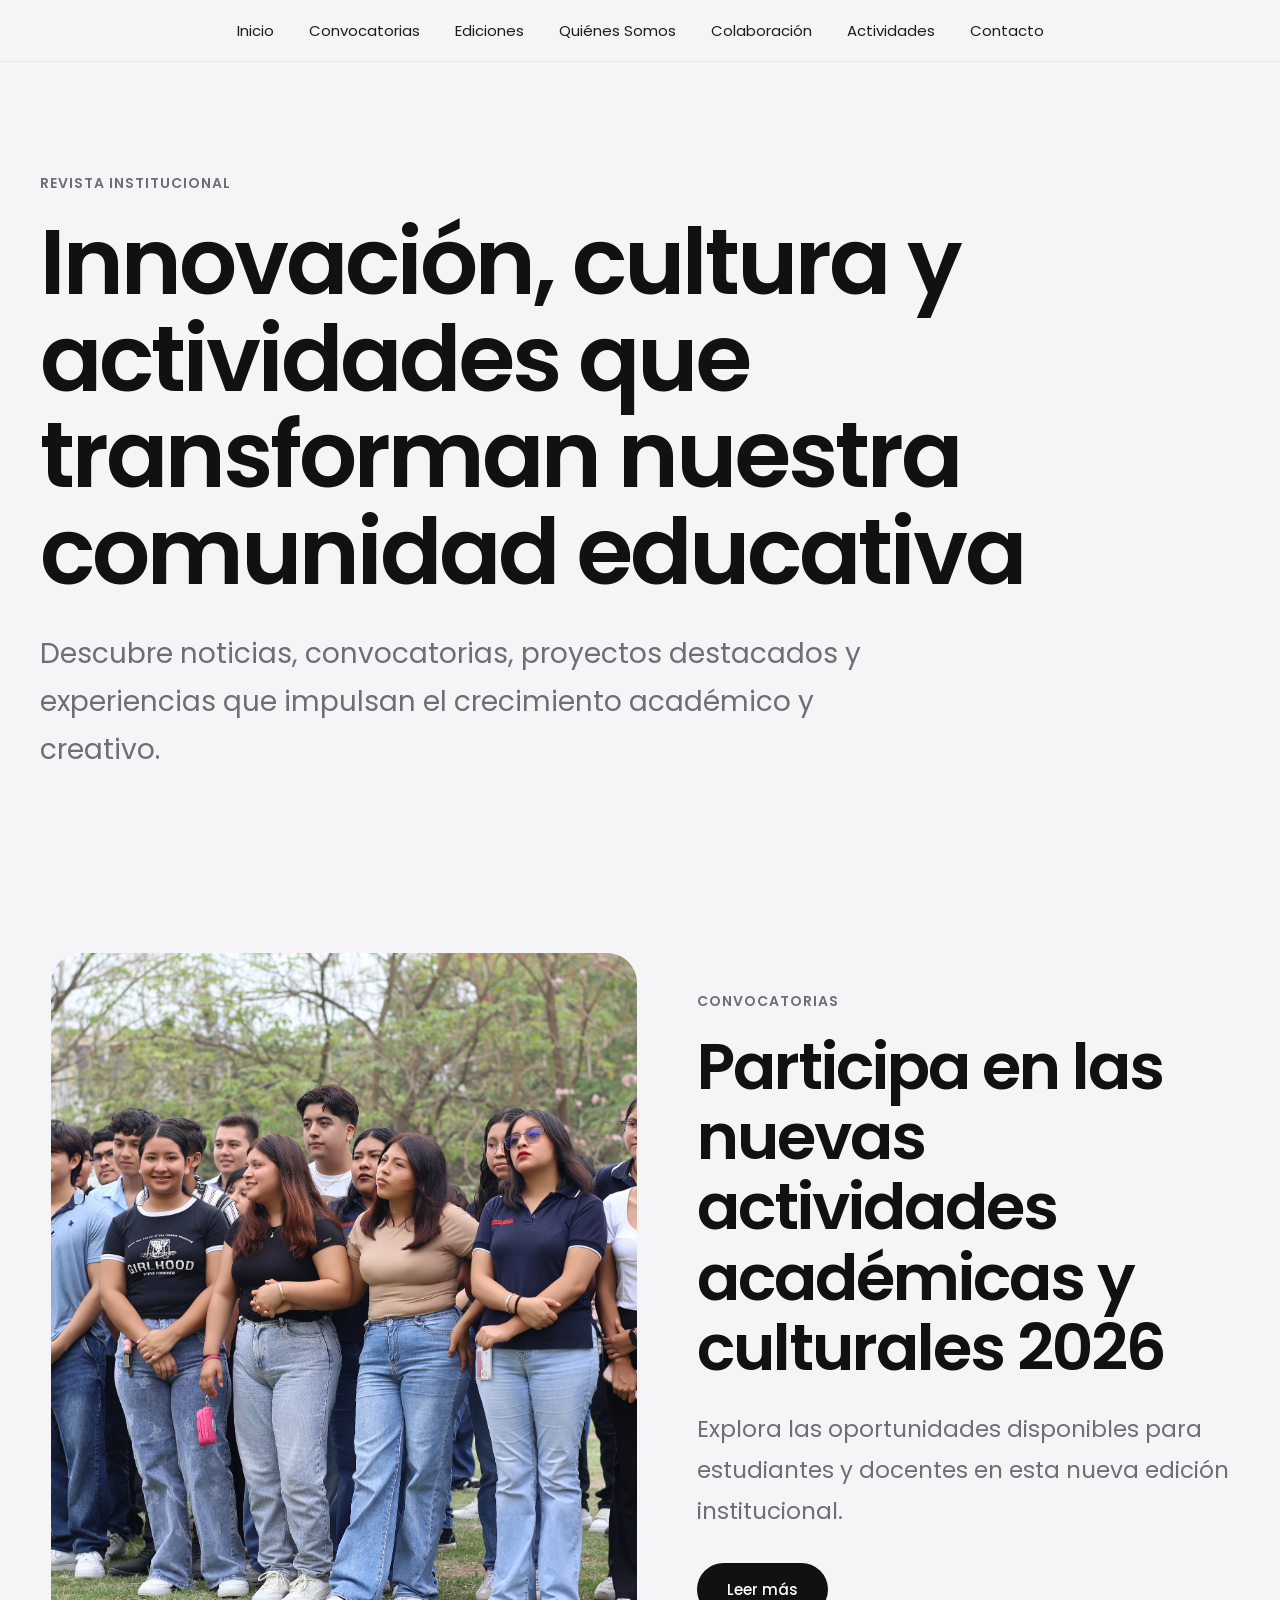
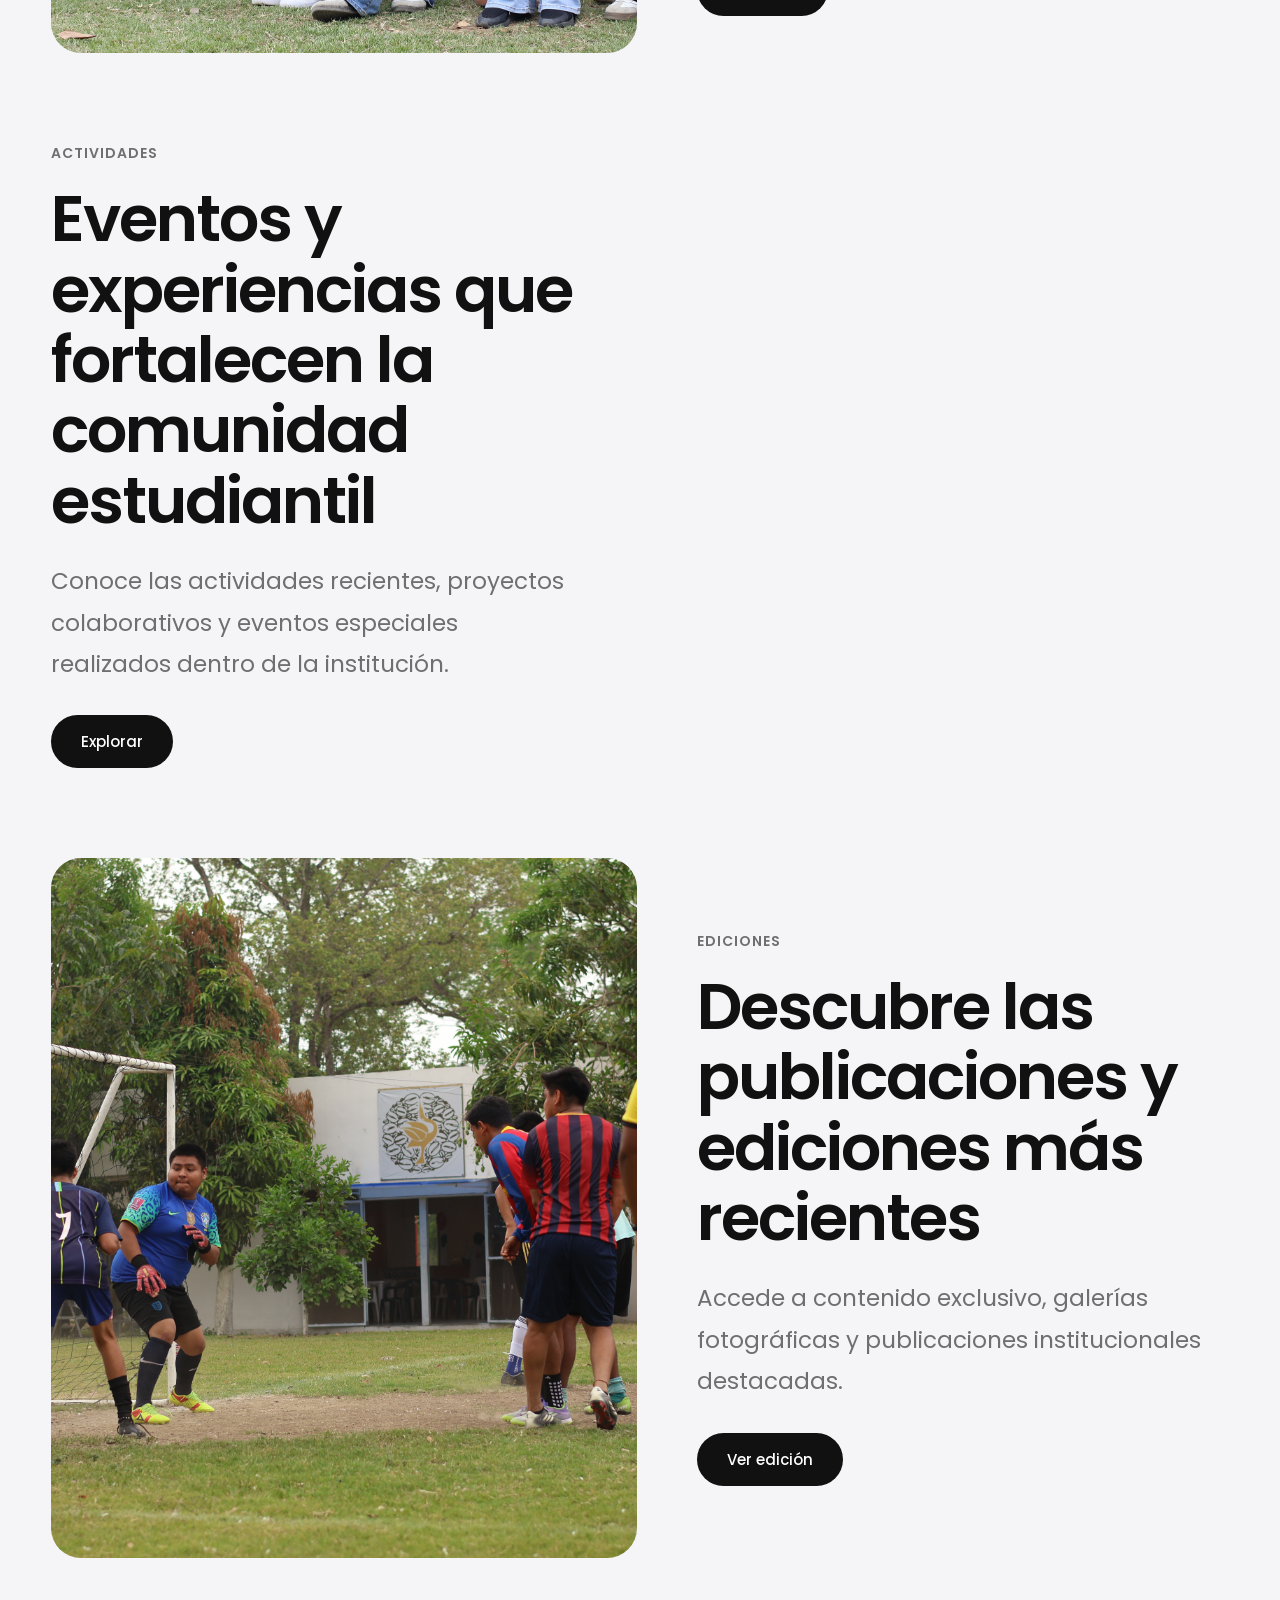
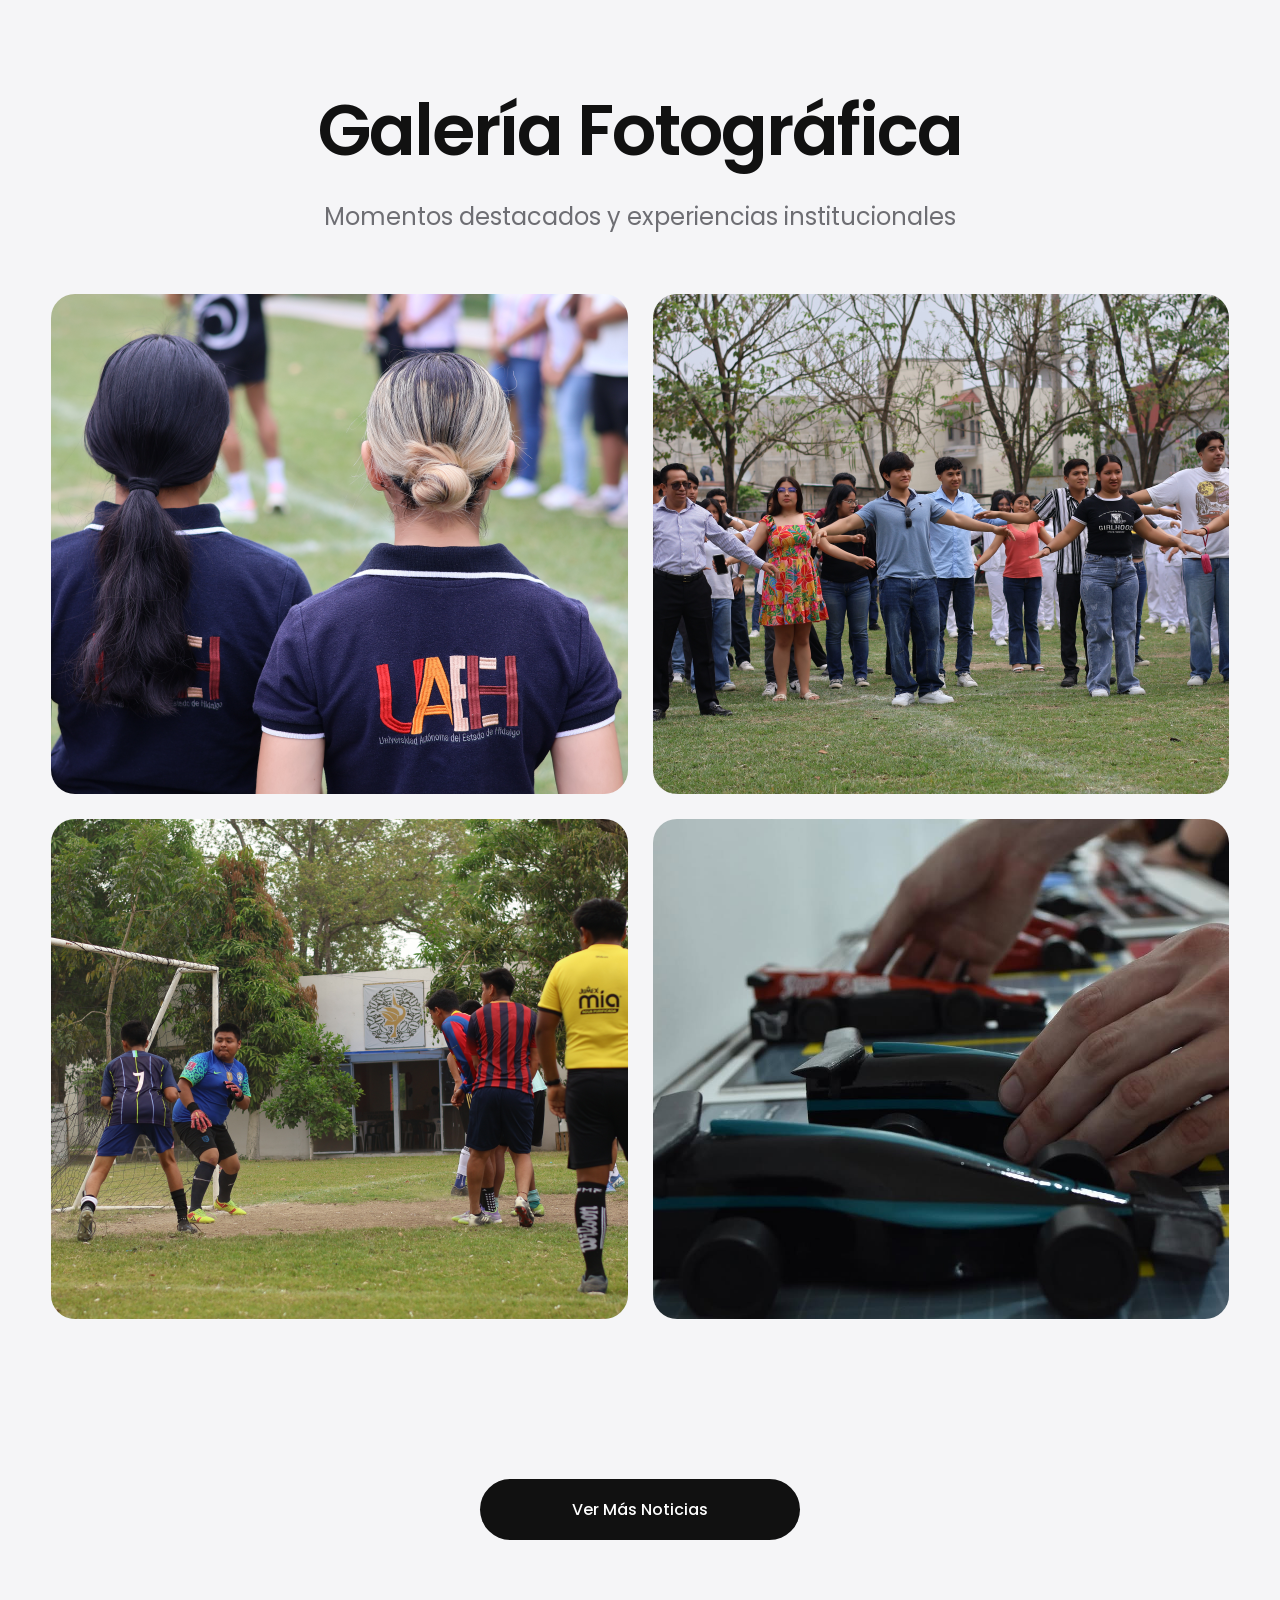
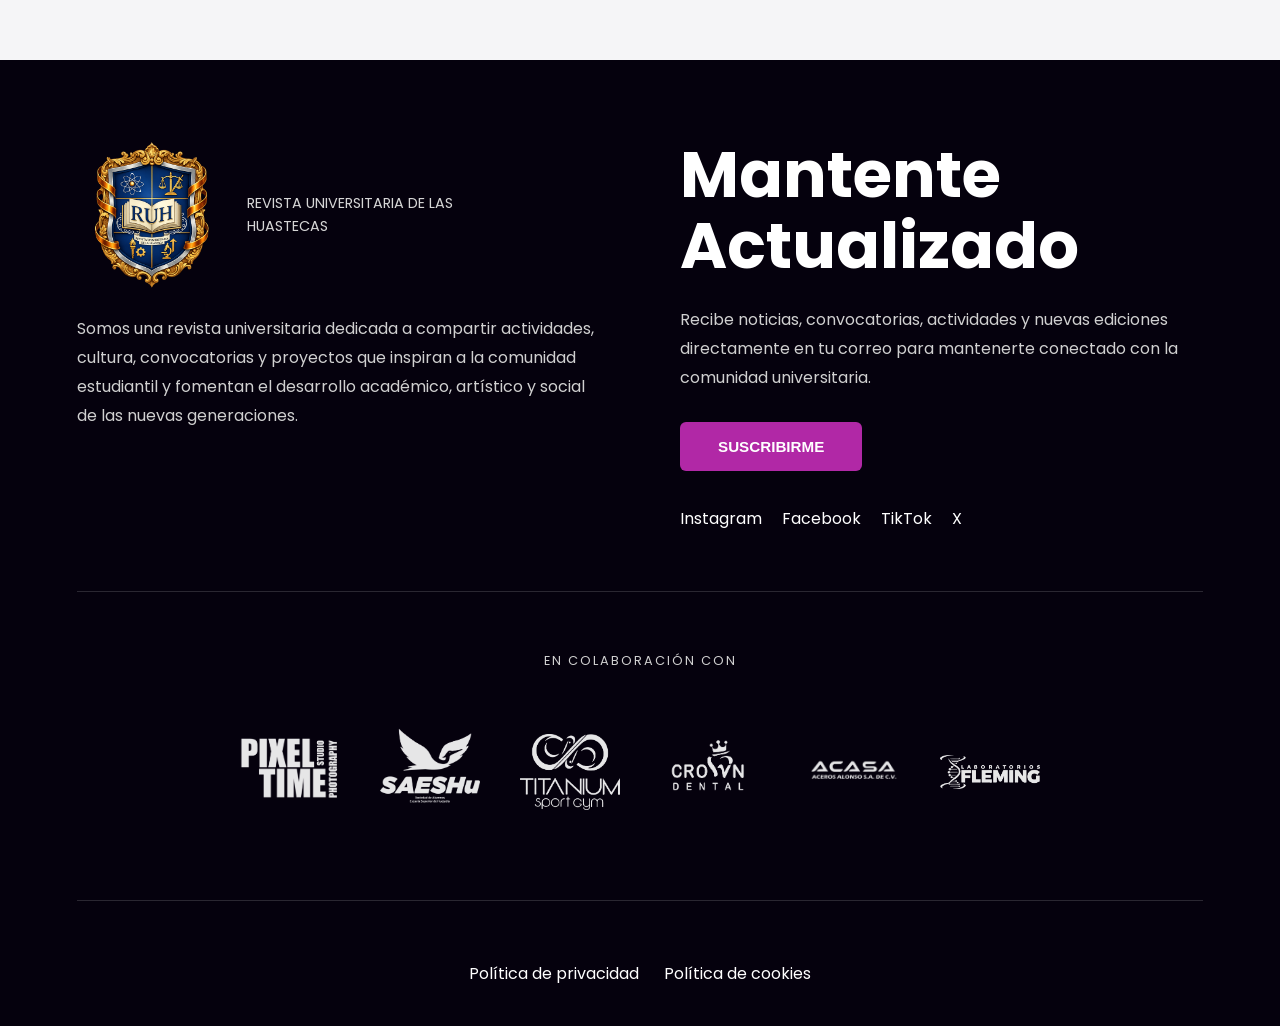
<file: ACTIVIDADES.HTML>
<!DOCTYPE html>
<html lang="es">

<head>

    <meta charset="UTF-8">

    <meta name="viewport" content="width=device-width, initial-scale=1.0">

    <title>Revista Editorial</title>

    <!-- GOOGLE FONTS -->
    <link rel="preconnect" href="https://fonts.googleapis.com">

    <link rel="preconnect" href="https://fonts.gstatic.com" crossorigin>

    <link href="https://fonts.googleapis.com/css2?family=Poppins:wght@300;400;500;600;700&display=swap" rel="stylesheet">

    <!-- CSS -->
    <link rel="stylesheet" href="./CONVO.CSS">

</head>

<body>


    <header class="header">

        <div class="header-container">

            <!-- NAVBAR -->
            <nav class="navbar" id="navbar">

                <ul>

                    <li><a href="index.html">Inicio</a></li>

                    <li><a href="CONVOCATORIAS.HTML">Convocatorias</a></li>

                    <li><a href="#ediciones">Ediciones</a></li>

                    <li><a href="#nosotros">Quiénes Somos</a></li>

                    <li><a href="#colaboracion">Colaboración</a></li>

                    <li><a href="ACTIVIDADES.HTML">Actividades</a></li>

                    <li><a href="#contacto">Contacto</a></li>

                </ul>

            </nav>

        </div>

    </header>

    <!-- ================= HERO ================= -->

    <section class="hero" id="inicio">

        <div class="hero-content">

            <span class="categoria">
                REVISTA INSTITUCIONAL
            </span>

            <h1>
                Innovación, cultura y actividades que transforman nuestra comunidad educativa
            </h1>

            <p>
                Descubre noticias, convocatorias, proyectos destacados y experiencias que impulsan el crecimiento académico y creativo.
            </p>

        </div>

    </section>

    <!-- ================= CONTENIDO PRINCIPAL ================= -->

    <section class="main-news">

        <!-- ARTÍCULO 1 -->

        <article class="news-card">

            <div class="news-image">

                <img src="./FOTOS/5.JPG" alt="Noticia">

            </div>

            <div class="news-info">

                <span class="news-category">
                    CONVOCATORIAS
                </span>

                <h2>
                    Participa en las nuevas actividades académicas y culturales 2026
                </h2>

                <p>
                    Explora las oportunidades disponibles para estudiantes y docentes en esta nueva edición institucional.
                </p>

                <a href="https://tulink.com" target="_blank" class="news-button">
                    Leer más
                </a>

            </div>

        </article>

        <!-- ARTÍCULO 2 -->

        <article class="news-card reverse">

            <div class="news-image video-container">

    <iframe
        src="https://www.youtube.com/embed/OdR7ytBk2Gk"
        title="YouTube video player"
        frameborder="0"
        allow="accelerometer; autoplay; clipboard-write; encrypted-media; gyroscope; picture-in-picture"
        allowfullscreen>
    </iframe>

</div>

<div class="news-info">

    <span class="news-category">
        ACTIVIDADES
    </span>

    <h2>
        Eventos y experiencias que fortalecen la comunidad estudiantil
    </h2>

    <p>
        Conoce las actividades recientes, proyectos colaborativos y eventos especiales realizados dentro de la institución.
    </p>

    <a href="https://tulink.com" target="_blank" class="news-button">
        Explorar
    </a>

</div>
        </article>

        <!-- ARTÍCULO 3 -->

        <article class="news-card">

            <div class="news-image">

                <img src="./FOTOS/9.JPG" alt="Noticia">

            </div>

            <div class="news-info">

                <span class="news-category">
                    EDICIONES
                </span>

                <h2>
                    Descubre las publicaciones y ediciones más recientes
                </h2>

                <p>
                    Accede a contenido exclusivo, galerías fotográficas y publicaciones institucionales destacadas.
                </p>

                <a href="https://tulink.com" target="_blank" class="news-button">
                    Ver edición
                </a>

            </div>

        </article>

    </section>

    <!-- ================= GALERÍA ================= -->

    <section class="gallery-section">

        <div class="gallery-title">

            <h2>
                Galería Fotográfica
            </h2>

            <p>
                Momentos destacados y experiencias institucionales
            </p>

        </div>

        <div class="gallery-grid">

            <div class="gallery-item">

                <img src="./FOTOS/6.JPG" alt="Foto">

            </div>

            <div class="gallery-item">

                <img src="./FOTOS/7.JPG" alt="Foto">

            </div>

            <div class="gallery-item">

                <img src="./FOTOS/9.JPG" alt="Foto">

            </div>

            <div class="gallery-item">

                <img src="./FOTOS/3.jpg" alt="Foto">

            </div>

        </div>

    </section>

    <!-- ================= BOTÓN FINAL ================= -->

    <section class="final-button">

        <a href="https://tulink.com" target="_blank">

            <button>
                Ver Más Noticias
            </button>

        </a>

    </section>

    <!-- ================= FOOTER ================= -->

    <footer class="footer">

        <div class="footer-container">

            <!-- LEFT SIDE -->
            <div class="footer-left">

                <!-- LOGO -->
                <div class="footer-logo">

                    <img src="./FOTOS/LOGORUH.png" alt="Logo RUH" class="footer-logo-img">

                    <span>
                        REVISTA UNIVERSITARIA DE LAS HUASTECAS
                    </span>

                </div>

                <!-- DESCRIPTION -->
                <p>
                    Somos una revista universitaria dedicada a compartir
                    actividades, cultura, convocatorias y proyectos que inspiran
                    a la comunidad estudiantil y fomentan el desarrollo académico,
                    artístico y social de las nuevas generaciones.
                </p>

            </div>

            <!-- RIGHT SIDE -->
            <div class="footer-right">

                <h2>
                    Mantente Actualizado
                </h2>

                <p>
                    Recibe noticias, convocatorias, actividades y nuevas ediciones
                    directamente en tu correo para mantenerte conectado con la
                    comunidad universitaria.
                </p>

                <!-- BUTTON -->
                <button class="footer-button">
                    SUSCRIBIRME
                </button>

                <!-- SOCIAL -->
                <div class="footer-social">

                    <a href="https://www.instagram.com/ru_huasteca/">
                        Instagram
                    </a>

                    <a href="https://www.instagram.com/ru_huasteca/">
                        Facebook
                    </a>

                    <a href="https://www.instagram.com/ru_huasteca/">
                        TikTok
                    </a>

                    <a href="#">
                        X
                    </a>

                </div>

            </div>

        </div>

        <!-- LINE -->
        <div class="footer-line"></div>

        <!-- PARTNERS -->
        <div class="footer-partners">

            <span>
                EN COLABORACIÓN CON
            </span>

            <div class="partners-logos">

                <a href="https://www.instagram.com/pixel.time.studio/" target="_blank">

                    <img src="./FOTOS/LOGOPIXELTIME.png" alt="Logo 1">

                </a>

                <a href="https://www.instagram.com/saesh_2025/" target="_blank">

                    <img src="./FOTOS/logososiedaduaeh.png" alt="Logo 2">

                </a>

                <a href="https://www.instagram.com/titanium_sport_gym?igsh=cDJ0MXVsNWE3MjR4" target="_blank">

                    <img src="./FOTOS/TITANIUM.png" alt="Logo 3">

                </a>

                <a href="https://www.instagram.com/dental_crown6?" target="_blank">

                    <img src="./FOTOS/crwnlogo.png" alt="Logo 4">

                </a>

                <a href="https://www.facebook.com/share/1DsQd9RXQq/?mibextid=wwXIfr" target="_blank">

                    <img src="./FOTOS/acasaaaalogo.png" alt="Logo 5">

                </a>

                <a href="https://www.instagram.com/laboratorios.fleming?igsh=MTl5eWdmdW53cmRsbg==" target="_blank">

                    <img src="./FOTOS/fleminglogo.png" alt="Logo 6">

                </a>

            </div>

        </div>

        <!-- SECOND LINE -->
        <div class="footer-line"></div>

        <!-- BOTTOM -->
        <div class="footer-bottom">

            <a href="#">
                Política de privacidad
            </a>

            <a href="#">
                Política de cookies
            </a>

        </div>

    </footer>

    <!-- ================= SECCIONES ================= -->

    <section id="convocatorias"></section>

    <section id="ediciones"></section>

    <section id="nosotros"></section>

    <section id="colaboracion"></section>

    <section id="actividades"></section>

    <section id="contacto"></section>

    <!-- ================= JS ================= -->

    <script src="./SEGUNDOJS.JS"></script>

</body>

</html>
</file>
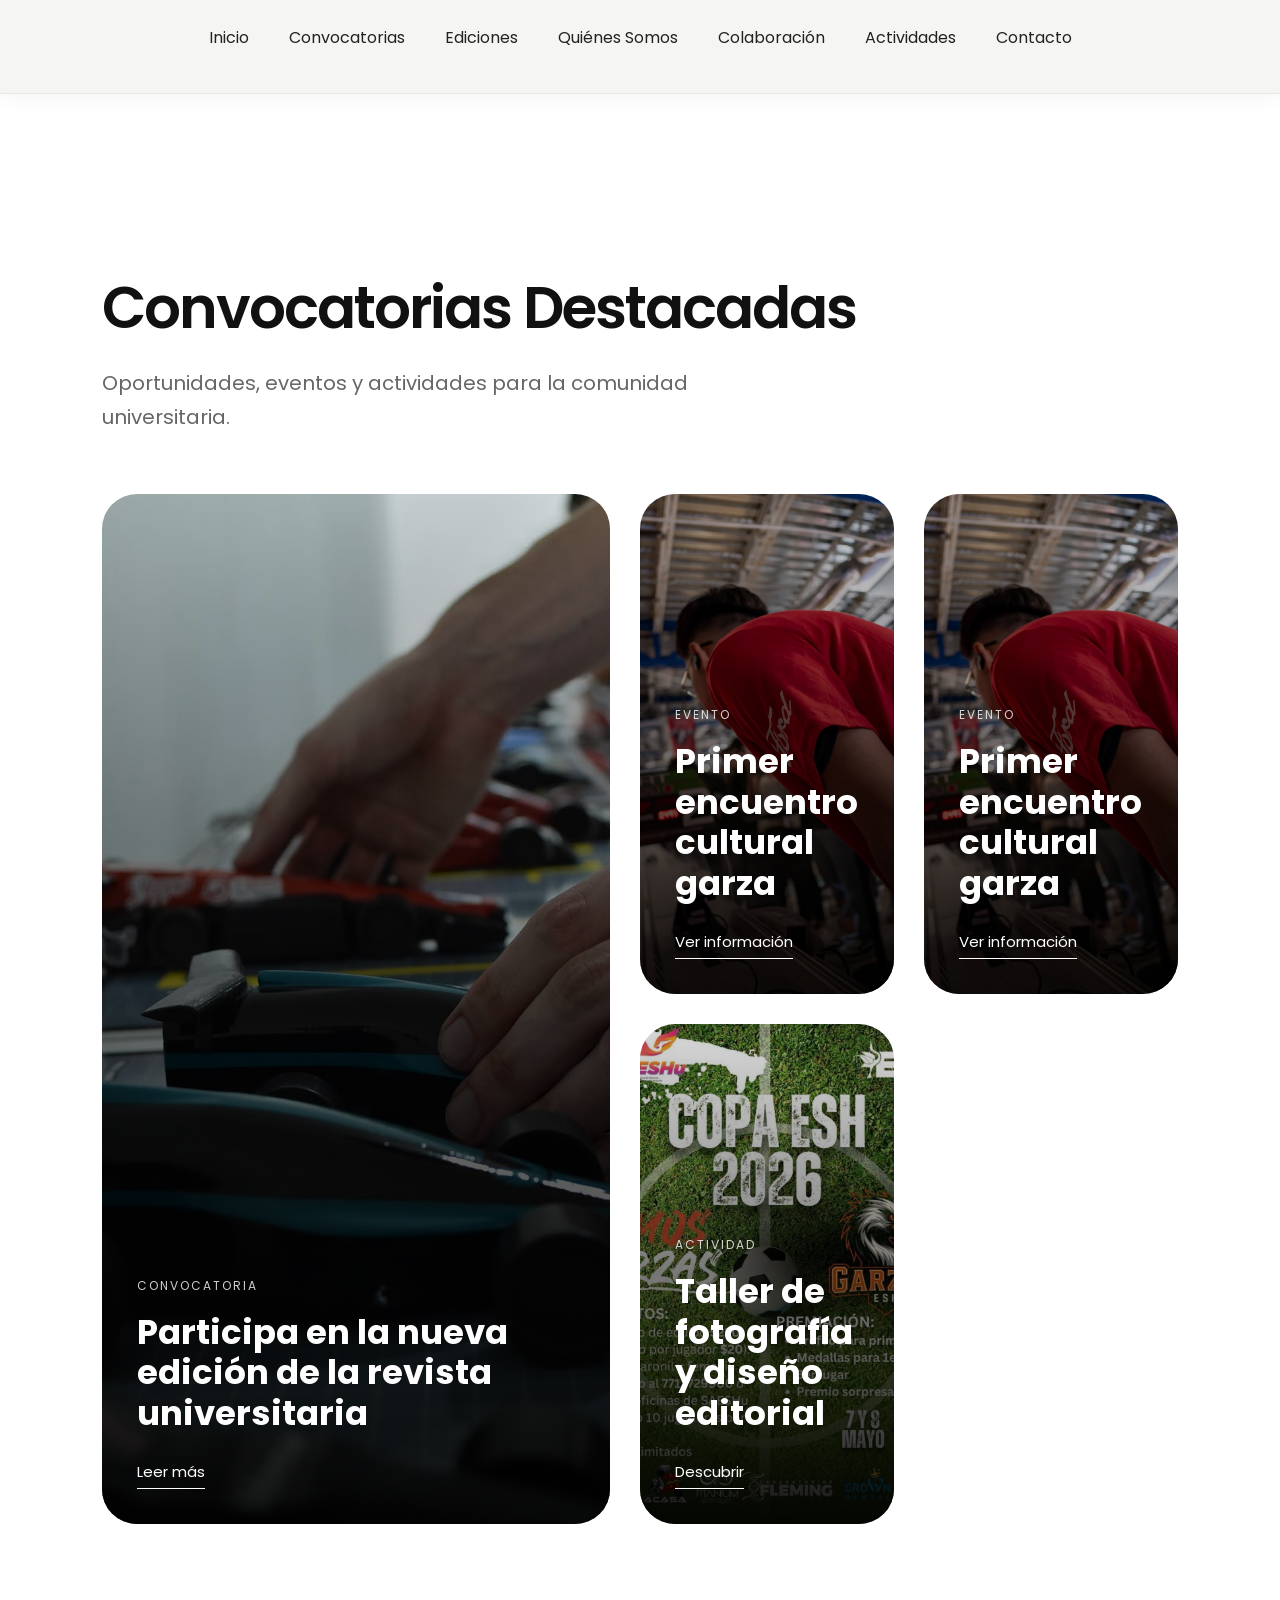
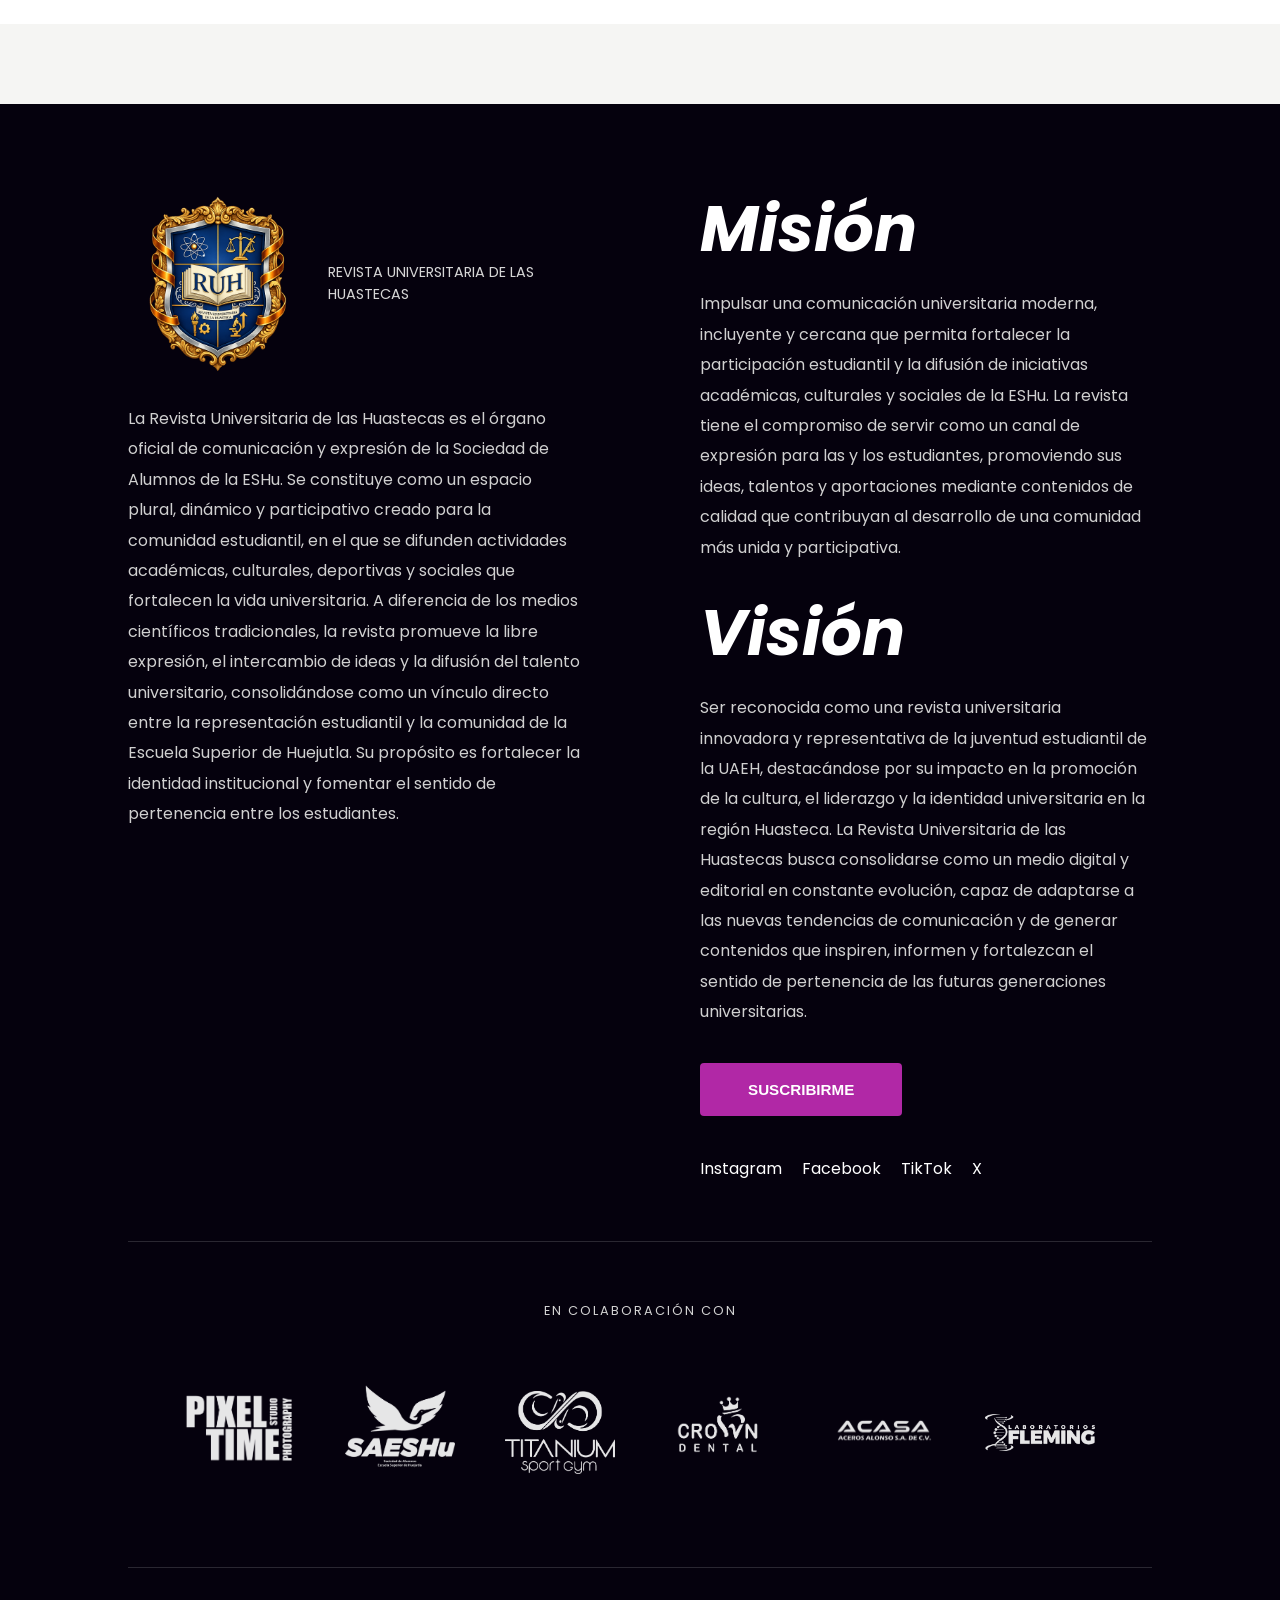
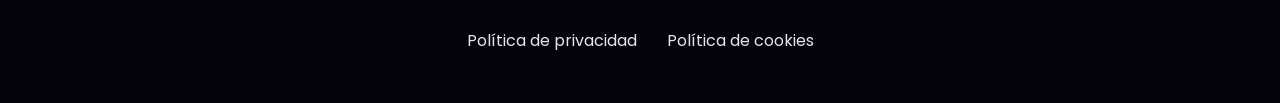
<file: CONVOCATORIAS.HTML>
<!DOCTYPE html>
<html lang="es">

<head>

    <meta charset="UTF-8">

    <meta name="viewport" content="width=device-width, initial-scale=1.0">

    <title>Revista Editorial</title>

    <!-- GOOGLE FONTS -->
    <link rel="preconnect" href="https://fonts.googleapis.com">

    <link rel="preconnect" href="https://fonts.gstatic.com" crossorigin>

    <link href="https://fonts.googleapis.com/css2?family=Poppins:wght@300;400;500;600;700&display=swap" rel="stylesheet">

    <!-- CSS -->
    <link rel="stylesheet" href="./SEGUNDOCS.CSS">
    <link rel="stylesheet" href="./combo2.css">

</head>

<body>

    <!-- ================= HEADER ================= -->

    <header class="header">


        <!-- NAVBAR -->

        <nav class="navbar">

            <ul>

                <li><a href="index.html">Inicio</a></li>

                <li><a href="CONVOCATORIAS.HTML">Convocatorias</a></li>

                <li><a href="#ediciones">Ediciones</a></li>

                <li><a href="#nosotros">Quiénes Somos</a></li>

                <li><a href="#colaboracion">Colaboración</a></li>

                <li><a href="ACTIVIDADES.HTML">Actividades</a></li>

                <li><a href="#contacto">Contacto</a></li>


            </ul>

        </nav>

    </header>

    <!-- ================= CONVOCATORIAS APPLE STYLE ================= -->

    <section class="apple-convocatorias">

        <div class="section-title">

            <h2>
                Convocatorias Destacadas
            </h2>

            <p>
                Oportunidades, eventos y actividades para la comunidad universitaria.
            </p>

        </div>

        <div class="apple-grid">

            <!-- CARD GRANDE -->

            <article class="apple-card large">

                <img src="./FOTOS/3.jpg" alt="Convocatoria">

                <div class="overlay"></div>

                <div class="apple-content">

                    <span>
                        CONVOCATORIA
                    </span>

                    <h3>
                        Participa en la nueva edición de la revista universitaria
                    </h3>

                    <button class="open-modal" data-modal="modal1">
                        Leer más
                    </button>

                </div>

            </article>

            <!-- CARD PEQUEÑA -->

            <article class="apple-card">

                <img src="./FOTOS/2.jpg" alt="Evento">

                <div class="overlay"></div>

                <div class="apple-content">

                    <span>
                        EVENTO
                    </span>

                    <h3>
                        Primer encuentro cultural garza
                    </h3>

                    <button class="open-modal" data-modal="modal2">
                        Ver información
                    </button>

                </div>

            </article>

             <!-- CARD PEQUEÑA -->

            <article class="apple-card">

                <img src="./FOTOS/2.jpg" alt="Evento">

                <div class="overlay"></div>

                <div class="apple-content">

                    <span>
                        EVENTO
                    </span>

                    <h3>
                        Primer encuentro cultural garza
                    </h3>

                    <button class="open-modal" data-modal="modal2">
                        Ver información
                    </button>

                </div>

            </article>

            <!-- CARD PEQUEÑA -->

            <article class="apple-card">

                <img src="./FOTOS/4.jpg" alt="Actividad">

                <div class="overlay"></div>

                <div class="apple-content">

                    <span>
                        ACTIVIDAD
                    </span>

                    <h3>
                        Taller de fotografía y diseño editorial
                    </h3>

                    <button class="open-modal" data-modal="modal3">
                        Descubrir
                    </button>

                </div>

            </article>

        </div>

    </section>

    <!-- ================= MODALES ================= -->

    <!-- MODAL 1 -->

    <div class="modal" id="modal1">

        <div class="modal-box">

            <span class="close-modal">
                &times;
            </span>

            <img src="./FOTOS/3.jpg" alt="Convocatoria">

            <div class="modal-content">

                <span>
                    CONVOCATORIA
                </span>

                <h2>
                    Participa en la nueva edición de la revista universitaria
                </h2>

                <p>
                    Forma parte de nuestra nueva edición compartiendo artículos,
                    proyectos, fotografías, investigaciones y propuestas creativas
                    que inspiren a la comunidad universitaria.
                     Forma parte de nuestra nueva edición compartiendo artículos,
                    proyectos, fotografías, investigaciones y propuestas creativas
                    que inspiren a la comunidad universitaria.
                     Forma parte de nuestra nueva edición compartiendo artículos,
                    proyectos, fotografías, investigaciones y propuestas creativas
                    que inspiren a la comunidad universitaria.
                     Forma parte de nuestra nueva edición compartiendo artículos,
                    proyectos, fotografías, investigaciones y propuestas creativas
                    que inspiren a la comunidad universitaria.
                     Forma parte de nuestra nueva edición compartiendo artículos,
                    proyectos, fotografías, investigaciones y propuestas creativas
                    que inspiren a la comunidad universitaria.
                     Forma parte de nuestra nueva edición compartiendo artículos,
                    proyectos, fotografías, investigaciones y propuestas creativas
                    que inspiren a la comunidad universitaria.
                     Forma parte de nuestra nueva edición compartiendo artículos,
                    proyectos, fotografías, investigaciones y propuestas creativas
                    que inspiren a la comunidad universitaria.
                     Forma parte de nuestra nueva edición compartiendo artículos,
                    proyectos, fotografías, investigaciones y propuestas creativas
                    que inspiren a la comunidad universitaria.
                     Forma parte de nuestra nueva edición compartiendo artículos,
                    proyectos, fotografías, investigaciones y propuestas creativas
                    que inspiren a la comunidad universitaria.
                     Forma parte de nuestra nueva edición compartiendo artículos,
                    proyectos, fotografías, investigaciones y propuestas creativas
                    que inspiren a la comunidad universitaria.

                     Forma parte de nuestra nueva edición compartiendo artículos,
                    proyectos, fotografías, investigaciones y propuestas creativas
                    que inspiren a la comunidad universitaria. Forma parte de nuestra nueva edición compartiendo artículos,
                    proyectos, fotografías, investigaciones y propuestas creativas
                    que inspiren a la comunidad universitaria.
                     Forma parte de nuestra nueva edición compartiendo artículos,
                    proyectos, fotografías, investigaciones y propuestas creativas
                    que inspiren a la comunidad universitaria.

                     Forma parte de nuestra nueva edición compartiendo artículos,
                    proyectos, fotografías, investigaciones y propuestas creativas
                    que inspiren a la comunidad universitaria.
                </p>

                <p>
                    Buscamos talento estudiantil con ideas innovadoras y contenido
                    de impacto cultural, académico y social.
                </p>

            </div>

        </div>

    </div>

    <!-- MODAL 2 -->

    <div class="modal" id="modal2">

        <div class="modal-box">

            <span class="close-modal">
                &times;
            </span>

            <img src="./FOTOS/2.jpg" alt="Evento">

            <div class="modal-content">

                <span>
                    EVENTO
                </span>

                <h2>
                    Primer encuentro cultural garza
                </h2>

                <p>
                    Disfruta de actividades artísticas, exposiciones, música,
                    danza y conferencias culturales en un espacio diseñado
                    para fortalecer la convivencia universitaria.
                </p>

                <p>
                    El evento contará con invitados especiales, talleres y
                    presentaciones en vivo para toda la comunidad estudiantil.
                </p>

            </div>

        </div>

    </div>

    <!-- MODAL 3 -->

    <div class="modal" id="modal3">

        <div class="modal-box">

            <span class="close-modal">
                &times;
            </span>

            <img src="./FOTOS/4.jpg" alt="Actividad">

            <div class="modal-content">

                <span>
                    ACTIVIDAD
                </span>

                <h2>
                    Taller de fotografía y diseño editorial
                </h2>

                <p>
                    Aprende técnicas profesionales de composición, iluminación,
                    edición fotográfica y diseño editorial aplicadas a proyectos
                    universitarios.
                </p>

                <p>
                    El taller está dirigido a estudiantes interesados en medios
                    visuales, comunicación y creación de contenido digital.
                </p>

            </div>

        </div>

    </div>

    <!-- ================= FOOTER ================= -->

    <footer class="footer">

        <div class="footer-container">

            <!-- LEFT -->
            <div class="footer-left">

                <div class="footer-logo">

                    <img src="./FOTOS/LOGORUH.png" alt="Logo RUH" class="footer-logo-img">

                    <span>
                        REVISTA UNIVERSITARIA DE LAS HUASTECAS
                    </span>

                </div>

                <p>
                    La Revista Universitaria de las Huastecas es el órgano oficial de comunicación y expresión de la Sociedad de Alumnos de la ESHu. Se constituye como un espacio plural, dinámico y participativo creado para la comunidad estudiantil, en el que se difunden actividades académicas, culturales, deportivas y sociales que fortalecen la vida universitaria. 
                    A diferencia de los medios científicos tradicionales, la revista promueve la libre expresión, el intercambio de ideas y la difusión del talento universitario, consolidándose como un vínculo directo entre la representación estudiantil y la comunidad de la Escuela Superior de Huejutla. Su propósito es fortalecer la identidad institucional y fomentar el sentido de pertenencia entre los estudiantes.
                </p>

            </div>

            <!-- RIGHT -->
            <div class="footer-right">

                <h2>
                   Misión 
                </h2>

                <p>
                
                    Impulsar una comunicación universitaria moderna, incluyente y cercana que permita fortalecer la participación estudiantil y la difusión de iniciativas académicas, culturales y sociales de la ESHu. La revista tiene el compromiso de servir como un canal de expresión para las y los estudiantes, promoviendo sus ideas, talentos y aportaciones mediante contenidos de calidad que contribuyan al desarrollo de una comunidad más unida y participativa.

                </p>

                  <h2>
                   Visión
                </h2>

                <p>
                
                    Ser reconocida como una revista universitaria innovadora y representativa de la juventud estudiantil de la UAEH, destacándose por su impacto en la promoción de la cultura, el liderazgo y la identidad universitaria en la región Huasteca. 
                    La Revista Universitaria de las Huastecas busca consolidarse como un medio digital y editorial en constante evolución, capaz de adaptarse a las nuevas tendencias de comunicación y de generar contenidos que inspiren, informen y fortalezcan el sentido de pertenencia de las futuras generaciones universitarias.

                </p>

                <button class="footer-button">
                    SUSCRIBIRME
                </button>

                <!-- SOCIAL -->
                <div class="footer-social">

                    <a href="https://www.instagram.com/ru_huasteca/" target="_blank">
                        Instagram
                    </a>

                    <a href="https://www.instagram.com/ru_huasteca/" target="_blank">
                        Facebook
                    </a>

                    <a href="https://www.instagram.com/ru_huasteca/" target="_blank">
                        TikTok
                    </a>

                    <a href="#">
                        X
                    </a>

                </div>

            </div>

        </div>

        <!-- LINE -->
        <div class="footer-line"></div>

        <!-- PARTNERS -->
        <div class="footer-partners">

            <span>
                EN COLABORACIÓN CON
            </span>

            <div class="partners-logos">

                <a href="https://www.instagram.com/pixel.time.studio/" target="_blank">
                    <img src="./FOTOS/LOGOPIXELTIME.png" alt="Pixel Time">
                </a>

                <a href="https://www.instagram.com/saesh_2025/" target="_blank">
                    <img src="./FOTOS/logososiedaduaeh.png" alt="Sociedad UAEH">
                </a>

                <a href="https://www.instagram.com/titanium_sport_gym?igsh=cDJ0MXVsNWE3MjR4" target="_blank">
                    <img src="./FOTOS/TITANIUM.png" alt="Titanium Gym">
                </a>

                <a href="https://www.instagram.com/dental_crown6?" target="_blank">
                    <img src="./FOTOS/crwnlogo.png" alt="Dental Crown">
                </a>

                <a href="https://www.facebook.com/share/1DsQd9RXQq/?mibextid=wwXIfr" target="_blank">
                    <img src="./FOTOS/acasaaaalogo.png" alt="A Casa">
                </a>

                <a href="https://www.instagram.com/laboratorios.fleming?igsh=MTl5eWdmdW53cmRsbg==" target="_blank">
                    <img src="./FOTOS/fleminglogo.png" alt="Fleming">
                </a>

            </div>

        </div>

        <!-- LINE -->
        <div class="footer-line"></div>

        <!-- BOTTOM -->
        <div class="footer-bottom">

            <a href="#">
                Política de privacidad
            </a>

            <a href="#">
                Política de cookies
            </a>

        </div>

    </footer>

    <!-- JS -->

    <script src="./SEGUNDOJS.JS"></script>

</body>

</html>
</file>
<file: CONVO.CSS>
/* =========================
   RESET
========================= */

*{
    margin: 0;
    padding: 0;
    box-sizing: border-box;
}

html{
    scroll-behavior: smooth;
}

body{
    font-family: 'Poppins', sans-serif;
    background: #f5f5f7;
    color: #111;
    overflow-x: hidden;

    opacity: 0;
    transition: opacity 0.8s ease;
}

body.loaded{
    opacity: 1;
}
.video-container{
    position: relative;
    width: 100%;
    padding-bottom: 56.25%;
    height: 0;
    overflow: hidden;
    border-radius: 15px;
}

.video-container iframe{
    position: absolute;
    top: 0;
    left: 0;
    width: 100%;
    height: 100%;
}

/* =========================
   HEADER
========================= */

.header{
    width: 100%;

    position: fixed;
    top: 0;
    left: 0;

    z-index: 1000;

    background: rgba(245,245,247,0.92);

    backdrop-filter: blur(20px);
    -webkit-backdrop-filter: blur(20px);

    border-bottom: 1px solid rgba(0,0,0,0.06);

    padding: 18px 20px;

    transition:
    top 0.5s ease,
    background 0.3s ease;
}



.header.active{
    background: rgba(255,255,255,0.95);
}

/* =========================
   HEADER CONTAINER
========================= */

.header-container{
    width: 100%;
    max-width: 1400px;

    margin: auto;

    display: flex;
    justify-content: center;
    align-items: center;

    position: relative;
}

/* =========================
   BACK BUTTON
========================= */

.back-button{
    position: absolute;

    left: 0;
    top: 50%;

    transform: translateY(-50%);

    background: transparent;
    border: none;
}

.back-button a{
    text-decoration: none;

    color: #111;

    font-size: 24px;
    font-weight: 500;

    transition: 0.3s ease;
}

.back-button a:hover{
    opacity: 0.6;
}

/* =========================
   NAVBAR
========================= */

.navbar{
    width: 100%;
}

.navbar ul{
    list-style: none;

    display: flex;
    justify-content: center;
    align-items: center;

    gap: 35px;

    flex-wrap: wrap;
}

.navbar a{
    text-decoration: none;

    color: #1d1d1f;

    font-size: 15px;
    font-weight: 400;

    transition: 0.3s ease;
}

.navbar a:hover{
    color: #6e6e73;
}

/* =========================
   HERO
========================= */

.hero{
    width: 100%;

    padding: 170px 20px 80px;
}

.hero-content{
    width: 100%;
    max-width: 1200px;

    margin: auto;
}

/* =========================
   CATEGORY
========================= */

.categoria{
    display: inline-block;

    font-size: 14px;
    font-weight: 600;

    letter-spacing: 1px;

    color: #6e6e73;

    margin-bottom: 20px;
}

/* =========================
   HERO TITLE
========================= */

.hero-content h1{
    font-size: clamp(38px, 8vw, 92px);

    font-weight: 600;

    line-height: 1.05;

    letter-spacing: -3px;

    max-width: 1100px;

    margin-bottom: 30px;
}

/* =========================
   HERO TEXT
========================= */

.hero-content p{
    font-size: clamp(17px, 2.5vw, 28px);

    line-height: 1.7;

    color: #6e6e73;

    max-width: 900px;
}

/* =========================
   MAIN NEWS
========================= */

.main-news{
    width: 92%;
    max-width: 1400px;

    margin: 100px auto;

    display: flex;
    flex-direction: column;

    gap: 90px;
}

/* =========================
   NEWS CARD
========================= */

.news-card{
    display: grid;
    grid-template-columns: 1.1fr 1fr;

    gap: 60px;

    align-items: center;
}

.news-card.reverse{
    grid-template-columns: 1fr 1.1fr;
}

.news-card.reverse .news-image{
    order: 2;
}

.news-card.reverse .news-info{
    order: 1;
}

/* =========================
   NEWS IMAGE
========================= */

.news-image{
    overflow: hidden;

    border-radius: 30px;
}

.news-image img{
    width: 100%;
    height: 700px;

    object-fit: cover;

    display: block;

    transition: transform 0.5s ease;
}

.news-card:hover img{
    transform: scale(1.02);
}

/* =========================
   NEWS INFO
========================= */

.news-info{
    display: flex;
    flex-direction: column;
    justify-content: center;
}

/* =========================
   NEWS CATEGORY
========================= */

.news-category{
    font-size: 14px;
    font-weight: 600;

    letter-spacing: 1px;

    color: #6e6e73;

    margin-bottom: 20px;
}

/* =========================
   NEWS TITLE
========================= */

.news-info h2{
    font-size: clamp(30px, 5vw, 64px);

    font-weight: 600;

    line-height: 1.1;

    letter-spacing: -2px;

    margin-bottom: 25px;
}

/* =========================
   NEWS TEXT
========================= */

.news-info p{
    font-size: clamp(16px, 2vw, 23px);

    line-height: 1.8;

    color: #6e6e73;

    margin-bottom: 30px;
}

/* =========================
   BUTTON
========================= */

.news-button{
    width: fit-content;

    text-decoration: none;

    background: #111;
    color: white;

    padding: 15px 30px;

    border-radius: 50px;

    font-size: 15px;
    font-weight: 500;

    transition: 0.3s ease;
}

.news-button:hover{
    background: #2d2d2d;

    transform: translateY(-3px);
}

/* =========================
   GALLERY
========================= */

.gallery-section{
    width: 92%;
    max-width: 1500px;

    margin: 120px auto;
}

/* =========================
   GALLERY TITLE
========================= */

.gallery-title{
    text-align: center;

    margin-bottom: 60px;
}

.gallery-title h2{
    font-size: clamp(36px, 6vw, 70px);

    font-weight: 600;

    letter-spacing: -2px;

    margin-bottom: 15px;
}

.gallery-title p{
    font-size: clamp(16px, 2vw, 24px);

    color: #6e6e73;
}

/* =========================
   GALLERY GRID
========================= */

.gallery-grid{
    display: grid;
    grid-template-columns: repeat(2,1fr);

    gap: 25px;
}

/* =========================
   GALLERY ITEM
========================= */

.gallery-item{
    overflow: hidden;

    border-radius: 24px;
}

.gallery-item img{
    width: 100%;
    height: 500px;

    object-fit: cover;

    display: block;

    transition: transform 0.5s ease;
}

.gallery-item:hover img{
    transform: scale(1.03);
}

/* =========================
   FINAL BUTTON
========================= */

.final-button{
    width: 100%;

    display: flex;
    justify-content: center;

    padding: 40px 20px 120px;
}

.final-button a{
    width: 100%;
    max-width: 320px;
}

.final-button button{
    width: 100%;

    border: none;

    background: #111;
    color: white;

    padding: 18px 30px;

    border-radius: 60px;

    font-size: 16px;
    font-family: 'Poppins', sans-serif;
    font-weight: 500;

    cursor: pointer;

    transition: 0.3s ease;
}

.final-button button:hover{
    background: #2f2f2f;

    transform: translateY(-3px);
}

/* =========================
   FOOTER
========================= */

.footer{
    background: #05010d;

    color: white;

    padding: 80px 6% 40px;
}

.footer-container{
    display: flex;

    justify-content: space-between;

    align-items: flex-start;

    gap: 80px;

    flex-wrap: wrap;
}

.footer-left,
.footer-right{
    flex: 1;

    min-width: 280px;
}

.footer-logo{
    display: flex;

    align-items: center;

    gap: 20px;

    margin-bottom: 25px;

    flex-wrap: wrap;
}

.footer-logo-img{
    width: 150px;

    object-fit: contain;
}

.footer-logo span{
    font-size: 0.9rem;

    line-height: 1.6;

    color: #d6d6d6;

    max-width: 240px;
}

.footer-left p,
.footer-right p{
    font-size: 1rem;

    line-height: 1.8;

    color: #d0d0d0;
}

.footer-right h2{
    font-size: clamp(38px, 7vw, 64px);

    line-height: 1.1;

    margin-bottom: 25px;
}

.footer-button{
    margin-top: 30px;

    padding: 16px 38px;

    background: #b128a6;

    border: none;

    border-radius: 6px;

    color: white;

    font-size: 0.95rem;

    font-weight: 600;

    cursor: pointer;

    transition: 0.3s ease;
}

.footer-button:hover{
    background: #cf42c3;
}

.footer-social{
    margin-top: 35px;

    display: flex;

    gap: 20px;

    flex-wrap: wrap;
}

.footer-social a,
.footer-bottom a{
    color: white;

    text-decoration: none;

    transition: 0.3s ease;
}

.footer-social a:hover,
.footer-bottom a:hover{
    color: #cf42c3;
}

.footer-line{
    width: 100%;

    height: 1px;

    background: rgba(255,255,255,0.15);

    margin: 60px 0;
}

.footer-partners{
    text-align: center;
}

.footer-partners span{
    display: block;

    margin-bottom: 40px;

    letter-spacing: 2px;

    font-size: 0.8rem;

    color: #d0d0d0;
}

.partners-logos{
    display: flex;

    justify-content: center;
    align-items: center;

    gap: 40px;

    flex-wrap: wrap;
}

.partners-logos img{
    width: 100px;

    object-fit: contain;

    filter: brightness(0) invert(1);

    opacity: 0.9;

    transition: 0.3s ease;
}

.partners-logos img:hover{
    transform: scale(1.05);
}

.footer-bottom{
    display: flex;

    justify-content: center;
    align-items: center;

    gap: 25px;

    flex-wrap: wrap;
}

/* =========================
   MODAL
========================= */

.modal{
    position: fixed;

    inset: 0;

    background: rgba(0,0,0,0.7);

    backdrop-filter: blur(10px);

    display: flex;

    justify-content: center;
    align-items: center;

    padding: 20px;

    opacity: 0;
    visibility: hidden;

    transition: 0.4s ease;

    z-index: 999;
}

.modal.active{
    opacity: 1;
    visibility: visible;
}

.modal-box{
    width: 100%;
    max-width: 900px;

    background: #111;

    border-radius: 30px;

    overflow: hidden;

    max-height: 90vh;

    overflow-y: auto;
}

.modal-box img{
    width: 100%;

    height: 350px;

    object-fit: cover;
}

.modal-content{
    padding: 40px;

    color: white;
}

.close-modal{
    position: absolute;

    top: 20px;
    right: 20px;

    width: 45px;
    height: 45px;

    border-radius: 50%;

    background: rgba(255,255,255,0.2);

    display: flex;

    justify-content: center;
    align-items: center;

    color: white;

    font-size: 24px;

    cursor: pointer;
}

/* =========================
   RESPONSIVE TABLET
========================= */

@media(max-width: 1100px){

    .news-card,
    .news-card.reverse{
        grid-template-columns: 1fr;

        gap: 35px;
    }

    .news-card.reverse .news-image,
    .news-card.reverse .news-info{
        order: initial;
    }

    .news-image img{
        height: 500px;
    }

    .gallery-grid{
        grid-template-columns: 1fr;
    }

}

/* =========================
   RESPONSIVE MOBILE
========================= */

@media(max-width: 768px){

    .header{
        padding: 15px;
    }

    .header-container{
        flex-direction: column;

        gap: 15px;
    }

    .back-button{
        position: relative;

        top: auto;
        left: auto;

        transform: none;

        align-self: flex-start;
    }

    .navbar ul{
        gap: 12px;

        justify-content: center;
    }

    .navbar a{
        font-size: 13px;
    }

    .hero{
        padding: 150px 20px 60px;
    }

    .main-news{
        width: 90%;

        gap: 70px;
    }

    .news-image img{
        height: 350px;
    }

    .gallery-item img{
        height: 320px;
    }

    .footer{
        padding: 70px 7% 40px;
    }

    .footer-container{
        gap: 60px;
    }

    .footer-logo{
        flex-direction: column;

        align-items: flex-start;
    }

    .footer-social{
        flex-direction: column;

        align-items: flex-start;

        gap: 12px;
    }

    .partners-logos{
        gap: 25px;
    }

    .partners-logos img{
        width: 80px;
    }

    .modal-content{
        padding: 30px 20px;
    }

}

/* =========================
   EXTRA SMALL DEVICES
========================= */

@media(max-width: 480px){

    .hero{
        padding-top: 170px;
    }

    .hero-content h1{
        font-size: 34px;

        letter-spacing: -1px;
    }

    .hero-content p{
        font-size: 16px;
    }

    .news-info h2{
        font-size: 28px;
    }

    .news-info p{
        font-size: 15px;
    }

    .news-button{
        width: 100%;

        text-align: center;
    }

    .news-image img{
        height: 260px;
    }

    .gallery-item img{
        height: 240px;
    }

    .footer-right h2{
        font-size: 34px;
    }

    .footer-button{
        width: 100%;
    }

    .footer-bottom{
        flex-direction: column;

        gap: 12px;
    }

}
</file>
<file: SEGUNDOCS.CSS>
/* =========================
   RESET
========================= */

*{
    margin: 0;
    padding: 0;
    box-sizing: border-box;
}

/* =========================
   BODY
========================= */

body{
    font-family: 'Poppins', sans-serif;
    background: #f5f5f7;
    color: #111;

    overflow-x: hidden;

    opacity: 0;

    transition: opacity 0.8s ease;
}

body.loaded{
    opacity: 1;
}

/* =========================
   HEADER
========================= */

.header{
    width: 100%;

    position: fixed;
    top: 0;
    left: 0;

    z-index: 1000;

    background: rgba(245,245,247,0.88);

    backdrop-filter: blur(20px);
    -webkit-backdrop-filter: blur(20px);

    border-bottom: 1px solid rgba(0,0,0,0.06);

    padding: 18px 0;

    transition:
    transform 0.4s ease,
    background 0.3s ease;
}

/* HIDE HEADER */

.header.hide{
    transform: translateY(-100%);
}

.header.active{
    background: rgba(255,255,255,0.94);
}

/* =========================
   SECOND HEADER
========================= */

.second-header{
    width: 92%;
    margin: auto;

    display: flex;
    justify-content: space-between;
    align-items: center;
}

/* =========================
   BACK BUTTON
========================= */

.back-button{
    text-decoration: none;

    color: #111;

    font-size: 16px;
    font-weight: 500;

    transition: 0.3s ease;
}

.back-button:hover{
    opacity: 0.6;
}

/* =========================
   MOBILE BUTTON
========================= */

.menu-toggle{
    display: none;

    border: none;
    background: transparent;

    font-size: 32px;

    cursor: pointer;
}

/* =========================
   LINE
========================= */

.line{
    width: 92%;
    height: 1px;

    background: rgba(0,0,0,0.08);

    margin: 18px auto;
}

/* =========================
   NAVBAR
========================= */

.navbar{
    width: 100%;
}

.navbar ul{
    list-style: none;

    display: flex;
    justify-content: center;
    align-items: center;

    gap: 40px;

    flex-wrap: wrap;
}

.navbar a{
    text-decoration: none;

    color: #1d1d1f;

    font-size: 15px;
    font-weight: 400;

    transition: 0.3s ease;
}

.navbar a:hover{
    color: #6e6e73;
}

/* =========================
   APPLE SECTION
========================= */

.apple-convocatorias{
    padding: 170px 8% 100px;
    background: #fff;
}

/* =========================
   TITLE
========================= */

.section-title{
    margin-bottom: 60px;
}

.section-title h2{
    font-size: 58px;
    font-weight: 600;

    color: #111;

    margin-bottom: 15px;

    letter-spacing: -2px;
}

.section-title p{
    font-size: 20px;
    color: #666;

    max-width: 700px;

    line-height: 1.7;
}

/* =========================
   GRID
========================= */

.apple-grid{
    display: grid;

    grid-template-columns: 2fr 1fr 1fr;

    gap: 30px;
}

/* =========================
   CARD
========================= */

.apple-card{
    position: relative;

    overflow: hidden;

    border-radius: 35px;

    min-height: 500px;

    cursor: pointer;

    transition: 0.5s ease;
}

.apple-card.large{
    grid-row: span 2;

    min-height: 1030px;
}

.apple-card img{
    width: 100%;
    height: 100%;

    object-fit: cover;

    transition: 0.6s ease;
}

.apple-card:hover img{
    transform: scale(1.05);
}

/* =========================
   OVERLAY
========================= */

.overlay{
    position: absolute;
    inset: 0;

    background: linear-gradient(
        to top,
        rgba(0,0,0,0.88),
        rgba(0,0,0,0.15)
    );
}

/* =========================
   CONTENT
========================= */

.apple-content{
    position: absolute;

    bottom: 35px;
    left: 35px;
    right: 35px;

    color: white;

    z-index: 2;
}

.apple-content span{
    font-size: 12px;

    letter-spacing: 2px;

    opacity: 0.8;
}

.apple-content h3{
    font-size: 34px;

    line-height: 1.2;

    margin: 15px 0 25px;
}

/* =========================
   BUTTON
========================= */

.open-modal{
    background: transparent;

    border: none;

    color: white;

    border-bottom: 1px solid white;

    padding-bottom: 5px;

    font-size: 15px;

    cursor: pointer;

    font-family: 'Poppins', sans-serif;

    transition: 0.3s ease;
}

.open-modal:hover{
    opacity: 0.7;
}

/* =========================
   MODAL
========================= */

.modal{
    position: fixed;
    inset: 0;

    background: rgba(0,0,0,0.7);

    backdrop-filter: blur(10px);

    display: flex;
    justify-content: center;
    align-items: center;

    padding: 40px;

    opacity: 0;
    visibility: hidden;

    transition: 0.4s ease;

    z-index: 999;

    overflow-y: auto;
}

.modal.active{
    opacity: 1;
    visibility: visible;
}

/* =========================
   MODAL BOX
========================= */

.modal-box{
    width: 100%;
    max-width: 950px;

    background: #111;

    border-radius: 35px;

    overflow: hidden;

    position: relative;

    animation: modalShow 0.4s ease;

    max-height: 90vh;

    overflow-y: auto;
}

/* SCROLL */

.modal-box::-webkit-scrollbar{
    width: 8px;
}

.modal-box::-webkit-scrollbar-thumb{
    background: rgba(255,255,255,0.25);
    border-radius: 20px;
}

/* IMAGE */

.modal-box img{
    width: 100%;
    height: 450px;

    object-fit: cover;
}

/* CONTENT */

.modal-content{
    padding: 50px;

    color: white;
}

.modal-content span{
    font-size: 13px;

    letter-spacing: 2px;

    opacity: 0.7;
}

.modal-content h2{
    font-size: 42px;

    margin: 20px 0;
}

.modal-content p{
    font-size: 17px;

    line-height: 1.9;

    color: #ccc;

    margin-bottom: 25px;
}

/* CLOSE */

.close-modal{
    position: sticky;

    top: 20px;

    margin-left: auto;
    margin-right: 20px;
    margin-top: 20px;

    width: 45px;
    height: 45px;

    background: rgba(255,255,255,0.15);

    border-radius: 50%;

    display: flex;
    justify-content: center;
    align-items: center;

    color: white;

    font-size: 28px;

    cursor: pointer;

    z-index: 20;

    backdrop-filter: blur(10px);

    transition: 0.3s ease;
}

.close-modal:hover{
    background: rgba(255,255,255,0.3);
}

/* =========================
   ANIMATION
========================= */

@keyframes modalShow{

    from{
        transform: translateY(40px);
        opacity: 0;
    }

    to{
        transform: translateY(0);
        opacity: 1;
    }

}

/* =========================
   TABLET
========================= */

@media(max-width: 1100px){

    .apple-grid{
        grid-template-columns: 1fr 1fr;
    }

    .apple-card.large{
        grid-column: span 2;

        min-height: 650px;
    }

    .section-title h2{
        font-size: 46px;
    }

}

/* =========================
   MOBILE
========================= */

@media(max-width: 768px){

    /* HEADER */

    .header{
        padding: 15px 0;
    }

    .second-header{
        width: 92%;
    }

    .menu-toggle{
        display: block;
    }

    .line{
        width: 92%;
    }

    /* NAVBAR */

    .navbar{
        max-height: 0;

        overflow: hidden;

        transition: 0.4s ease;
    }

    .navbar.mobile-active{
        max-height: 500px;
    }

    .navbar ul{
        flex-direction: column;

        gap: 20px;

        padding: 20px 0;
    }

    .navbar a{
        font-size: 15px;
    }

    /* SECTION */

    .apple-convocatorias{
        padding: 130px 5% 70px;
    }

    .section-title{
        margin-bottom: 40px;
    }

    .section-title h2{
        font-size: 34px;

        line-height: 1.2;

        letter-spacing: -1px;
    }

    .section-title p{
        font-size: 16px;
    }

    /* GRID */

    .apple-grid{
        grid-template-columns: 1fr;

        gap: 25px;
    }

    .apple-card,
    .apple-card.large{
        min-height: 420px;

        grid-column: auto;
        grid-row: auto;
    }

    .apple-content{
        left: 25px;
        right: 25px;
        bottom: 25px;
    }

    .apple-content h3{
        font-size: 25px;

        margin: 12px 0 20px;
    }

    .open-modal{
        font-size: 14px;
    }

    /* MODAL */

    .modal{
        padding: 15px;
    }

    .modal-box{
        border-radius: 24px;

        max-height: 95vh;
    }

    .modal-box img{
        height: 240px;
    }

    .modal-content{
        padding: 30px 22px;
    }

    .modal-content h2{
        font-size: 28px;

        line-height: 1.2;
    }

    .modal-content p{
        font-size: 15px;

        line-height: 1.8;
    }

    .close-modal{
        width: 40px;
        height: 40px;

        font-size: 24px;
    }

}

/* =========================
   EXTRA SMALL
========================= */

@media(max-width: 480px){

    .back-button{
        font-size: 14px;
    }

    .section-title h2{
        font-size: 28px;
    }

    .apple-card,
    .apple-card.large{
        min-height: 360px;
    }

    .apple-content h3{
        font-size: 21px;
    }

    .modal-content h2{
        font-size: 24px;
    }

    .modal-content p{
        font-size: 14px;
    }

}
</file>
<file: combo2.css>
/* =========================
   RESET
========================= */

*{
    margin: 0;
    padding: 0;
    box-sizing: border-box;
}

/* =========================
   BODY
========================= */

body{
    font-family: 'Poppins', sans-serif;
    background: #f5f5f3;
    color: #111;
    overflow-x: hidden;

    opacity: 0;
    transition: opacity 0.8s ease;
}

body.loaded{
    opacity: 1;
}

/* =========================
   HEADER
========================= */

.header{
    width: 100%;
    background: rgba(245,245,243,0.96);

    padding-top: 25px;

    position: sticky;
    top: 0;
    z-index: 1000;

    backdrop-filter: blur(12px);
    -webkit-backdrop-filter: blur(12px);

    box-shadow: 0 5px 20px rgba(0,0,0,0.04);

    transition: 0.3s;
}

.header.active{
    background: rgba(245,245,243,0.92);
}

/* =========================
   TOP HEADER
========================= */

.top-header{
    width: 90%;
    margin: auto;

    display: flex;
    justify-content: center;
    align-items: center;

    position: relative;
}

/* =========================
   HEADER HIDE SCROLL
========================= */

.header{
    transform: translateY(0);
    transition:
        transform 0.4s ease,
        background 0.3s ease;
}

.header.hide{
    transform: translateY(-100%);
}
/* =========================
   LOGO
========================= */

.logo{
    text-align: center;
}

.logo h1{
    font-size: 52px;
    font-weight: 700;
    letter-spacing: -2px;
}

.logo span{
    font-size: 11px;
    letter-spacing: 3px;
    color: #777;
}

/* =========================
   LOGIN
========================= */

.login{
    position: absolute;
    right: 0;
}

/* =========================
   GOOGLE BUTTON
========================= */

#google-login{
    border: none;

    background: #111;
    color: white;

    padding: 12px 24px;

    border-radius: 50px;

    font-size: 15px;
    font-family: 'Poppins', sans-serif;

    cursor: pointer;

    transition: 0.3s;
}

#google-login:hover{
    background: #7c8575;
    transform: translateY(-2px);
}

/* =========================
   MOBILE MENU BUTTON
========================= */

.menu-toggle{
    display: none;

    position: absolute;
    left: 0;

    border: none;
    background: transparent;

    font-size: 32px;
    cursor: pointer;

    color: #111;
}

/* =========================
   LINE
========================= */

.line{
    width: 65%;
    height: 1px;

    background: #d7d7d7;

    margin: 30px auto;
}

/* =========================
   NAVBAR
========================= */

.navbar{
    width: 100%;
    padding-bottom: 25px;
}

.navbar ul{
    list-style: none;

    display: flex;
    justify-content: center;
    align-items: center;

    gap: 40px;

    flex-wrap: wrap;
}

.navbar a{
    text-decoration: none;
    color: #222;

    font-size: 16px;
    font-weight: 400;

    transition: 0.3s;
}

.navbar a:hover{
    color: #7c8575;
}

/* =========================
   HERO
========================= */

.hero{
    width: 100%;
    background: #ececeb;

    padding: 130px 20px;
}

.hero-content{
    width: 90%;
    margin: auto;

    text-align: center;
}

.hero-content h2{
    font-size: 90px;
    font-weight: 500;

    line-height: 1.1;
    letter-spacing: -4px;
}

/* =========================
   HERO IMAGE
========================= */

.hero-image{
    width: 100%;
    overflow: hidden;
}

.hero-image img{
    width: 100%;
    height: 850px;

    object-fit: cover;

    display: block;

    transition: transform 0.3s ease-out;
}

/* =========================
   ARTICLES
========================= */

.articles{
    width: 78%;
    margin: 100px auto;

    display: flex;
    flex-direction: column;

    gap: 50px;
}

/* =========================
   CARD
========================= */

.article-card{
    background: white;

    border: 1px solid #dddddd;

    display: grid;
    grid-template-columns: 1fr 1fr;

    overflow: hidden;

    transition: 0.4s ease;
}

.article-card:hover{
    transform: translateY(-5px);

    box-shadow: 0 15px 40px rgba(0,0,0,0.06);
}

/* =========================
   IMAGE
========================= */

.article-image{
    overflow: hidden;
}

.article-image img{
    width: 100%;
    height: 100%;

    object-fit: cover;

    transition: 0.5s;
}

.article-card:hover img{
    transform: scale(1.03);
}

/* =========================
   INFO
========================= */

.article-info{
    padding: 65px;

    display: flex;
    flex-direction: column;
    justify-content: center;
}

.article-info h3{
    font-size: 46px;
    font-weight: 500;

    line-height: 1.2;
    letter-spacing: -2px;

    margin-bottom: 25px;
}

.article-info p{
    font-size: 20px;
    color: #444;

    line-height: 1.8;

    margin-bottom: 30px;
}

/* =========================
   BUTTON
========================= */

.read-more{
    width: fit-content;

    text-decoration: none;
    color: #111;

    border-bottom: 1px solid #111;

    padding-bottom: 5px;

    font-size: 16px;

    transition: 0.3s;
}

.read-more:hover{
    color: #7c8575;
    border-color: #7c8575;
}

/* =========================
   CHAT BUTTON
========================= */

.chat-button{
    position: fixed;

    right: 25px;
    bottom: 25px;

    border: none;

    background: #8d9584;
    color: white;

    padding: 18px 30px;

    border-radius: 50px;

    font-size: 18px;
    font-family: 'Poppins', sans-serif;

    cursor: pointer;

    box-shadow: 0 10px 30px rgba(0,0,0,0.12);

    transition: 0.3s;

    z-index: 999;
}

.chat-button:hover{
    transform: translateY(-4px);
}

/* =========================
   SECCIONES
========================= */

section[id]{
    scroll-margin-top: 120px;
}

/* =========================
   FOOTER
========================= */

.footer{
    background: #05010d;

    color: white;

    padding: 90px 10% 50px;

    margin-top: 80px;
}

.footer-container{
    display: flex;

    justify-content: space-between;
    align-items: flex-start;

    gap: 120px;

    flex-wrap: wrap;
}

/* LEFT */

.footer-left{
    flex: 1;
    min-width: 320px;
}

.footer-logo{
    display: flex;
    align-items: center;

    gap: 20px;

    margin-bottom: 30px;
}

.footer-logo-img{
    width: 180px;
}

.footer-logo span{
    font-size: 0.9rem;
    color: #d6d6d6;
    line-height: 1.5;
}

.footer-left p{
    font-size: 1rem;
    line-height: 1.9;

    color: #d0d0d0;
}

/* RIGHT */

.footer-right{
    flex: 1;
    min-width: 300px;
}

.footer-right h2{
    font-size: 4rem;

    font-style: italic;
    font-weight: 700;

    line-height: 1.1;

    margin-bottom: 25px;
}

.footer-right p{
    font-size: 1rem;
    line-height: 1.9;

    color: #d0d0d0;

    margin-bottom: 35px;
}

/* BUTTON */

.footer-button{
    padding: 18px 48px;

    background: #b128a6;

    border: none;
    border-radius: 4px;

    color: white;

    font-size: 0.95rem;
    font-weight: 600;

    cursor: pointer;

    transition: 0.3s;

    margin-bottom: 40px;
}

.footer-button:hover{
    background: #cf42c3;
}

/* SOCIAL */

.footer-social{
    display: flex;
    gap: 20px;

    flex-wrap: wrap;
}

.footer-social a{
    color: white;
    text-decoration: none;

    transition: 0.3s;
}

.footer-social a:hover{
    color: #cf42c3;
}

/* LINES */

.footer-line{
    width: 100%;
    height: 1px;

    background: rgba(255,255,255,0.15);

    margin: 60px 0;
}

/* PARTNERS */

.footer-partners{
    text-align: center;
}

.footer-partners span{
    display: block;

    margin-bottom: 45px;

    font-size: 0.8rem;

    letter-spacing: 2px;

    color: #d2d2d2;
}

.partners-logos{
    display: flex;

    justify-content: center;
    align-items: center;

    gap: 50px;

    flex-wrap: wrap;
}

.partners-logos img{
    width: 110px;

    object-fit: contain;

    filter: brightness(0) invert(1);

    opacity: 0.9;

    transition: 0.3s;
}

.partners-logos img:hover{
    transform: scale(1.05);
}

/* BOTTOM */

.footer-bottom{
    display: flex;

    justify-content: center;
    align-items: center;

    gap: 30px;

    flex-wrap: wrap;
}

.footer-bottom a{
    color: white;
    text-decoration: none;

    opacity: 0.9;

    transition: 0.3s;
}

.footer-bottom a:hover{
    color: #cf42c3;
}

/* =========================
   RESPONSIVE LARGE
========================= */

@media(max-width: 1400px){

    .hero-content h2{
        font-size: 72px;
    }

    .article-info h3{
        font-size: 38px;
    }

}

/* =========================
   TABLET
========================= */

@media(max-width: 1100px){

    .articles{
        width: 90%;
    }

    .article-card{
        grid-template-columns: 1fr;
    }

    .article-image img{
        height: 420px;
    }

    .article-info{
        padding: 45px;
    }

    .hero-content h2{
        font-size: 58px;
    }

    .hero-image img{
        height: 650px;
    }

}

/* =========================
   MOBILE
========================= */

@media(max-width: 768px){

    /* HEADER */

    .header{
        padding-top: 18px;
    }

    .top-header{
        flex-direction: column;

        gap: 18px;
    }

    .menu-toggle{
        display: block;
    }

    .logo h1{
        font-size: 42px;
    }

    .logo span{
        font-size: 9px;
        letter-spacing: 2px;
    }

    .login{
        position: relative;
        width: 100%;
    }

    #google-login{
        width: 100%;
        font-size: 14px;
    }

    .line{
        width: 90%;
        margin: 22px auto;
    }

    /* NAVBAR */

    .navbar{
        padding-bottom: 20px;
    }

    .navbar ul{
        flex-direction: column;

        gap: 18px;
    }

    .navbar a{
        font-size: 15px;
    }

    /* HERO */

    .hero{
        padding: 90px 20px;
    }

    .hero-content h2{
        font-size: 42px;
        letter-spacing: -2px;
    }

    .hero-image img{
        height: 350px;
    }

    /* ARTICLES */

    .articles{
        width: 92%;
        margin: 60px auto;

        gap: 35px;
    }

    .article-image img{
        height: 260px;
    }

    .article-info{
        padding: 28px;
    }

    .article-info h3{
        font-size: 28px;

        line-height: 1.3;

        margin-bottom: 18px;
    }

    .article-info p{
        font-size: 15px;

        line-height: 1.7;

        margin-bottom: 20px;
    }

    .read-more{
        font-size: 15px;
    }

    /* CHAT */

    .chat-button{
        right: 15px;
        bottom: 15px;

        padding: 14px 22px;

        font-size: 14px;
    }

    /* FOOTER */

    .footer{
        padding: 60px 7% 35px;
    }

    .footer-container{
        flex-direction: column;
        gap: 60px;
    }

    .footer-logo{
        flex-direction: column;
        align-items: flex-start;
    }

    .footer-logo-img{
        width: 150px;
    }

    .footer-right h2{
        font-size: 2.3rem;
    }

    .footer-right p,
    .footer-left p{
        font-size: 0.95rem;
    }

    .footer-button{
        width: 100%;
    }

    .footer-social{
        gap: 14px;
    }

    .partners-logos{
        gap: 25px;
    }

    .partners-logos img{
        width: 80px;
    }

    .footer-bottom{
        flex-direction: column;
        gap: 15px;
    }

}

/* =========================
   EXTRA SMALL
========================= */

@media(max-width: 480px){

    .hero-content h2{
        font-size: 34px;
    }

    .article-info h3{
        font-size: 24px;
    }

    .article-info p{
        font-size: 14px;
    }

    .footer-right h2{
        font-size: 2rem;
    }

    .partners-logos img{
        width: 70px;
    }

}
</file>
